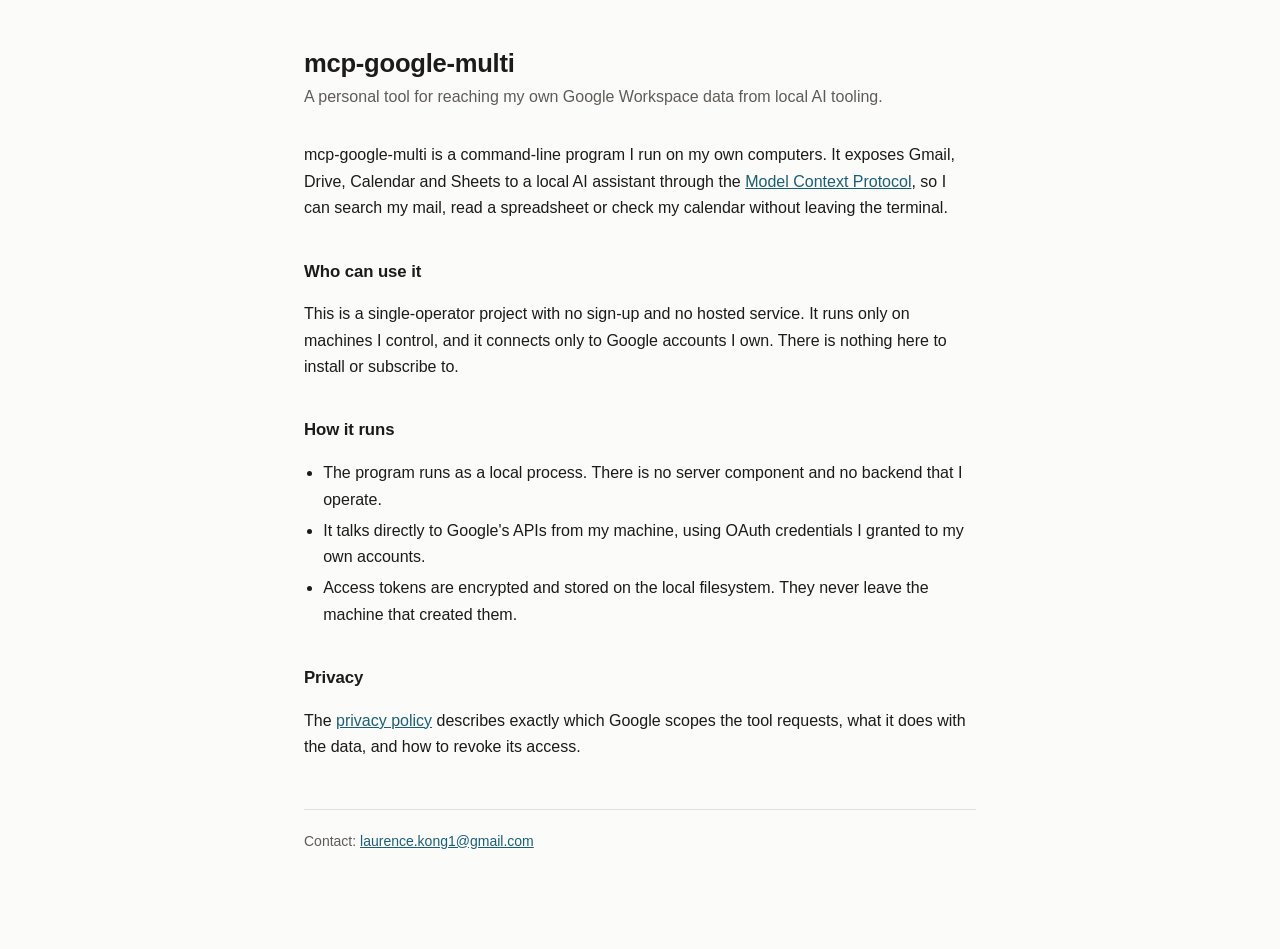
<file: index.html>
<!DOCTYPE html>
<html lang="en">
<head>
<meta charset="utf-8">
<meta name="viewport" content="width=device-width, initial-scale=1">
<title>mcp-google-multi</title>
<meta name="description" content="A personal command-line tool that connects its operator's own Google Workspace data to local AI tooling over the Model Context Protocol.">
<link rel="stylesheet" href="style.css">
</head>
<body>
<main>
  <h1>mcp-google-multi</h1>
  <p class="sub">A personal tool for reaching my own Google Workspace data from local AI tooling.</p>

  <p>mcp-google-multi is a command-line program I run on my own computers. It exposes Gmail,
  Drive, Calendar and Sheets to a local AI assistant through the
  <a href="https://modelcontextprotocol.io">Model Context Protocol</a>, so I can search my mail,
  read a spreadsheet or check my calendar without leaving the terminal.</p>

  <h2>Who can use it</h2>
  <p>This is a single-operator project with no sign-up and no hosted service. It runs only on
  machines I control, and it connects only to Google accounts I own. There is nothing here to
  install or subscribe to.</p>

  <h2>How it runs</h2>
  <ul>
    <li>The program runs as a local process. There is no server component and no backend that I operate.</li>
    <li>It talks directly to Google's APIs from my machine, using OAuth credentials I granted to my own accounts.</li>
    <li>Access tokens are encrypted and stored on the local filesystem. They never leave the machine that created them.</li>
  </ul>

  <h2>Privacy</h2>
  <p>The <a href="privacy.html">privacy policy</a> describes exactly which Google scopes the tool
  requests, what it does with the data, and how to revoke its access.</p>

  <footer>
    Contact: <a href="mailto:laurence.kong1@gmail.com">laurence.kong1@gmail.com</a>
  </footer>
</main>
</body>
</html>
</file>
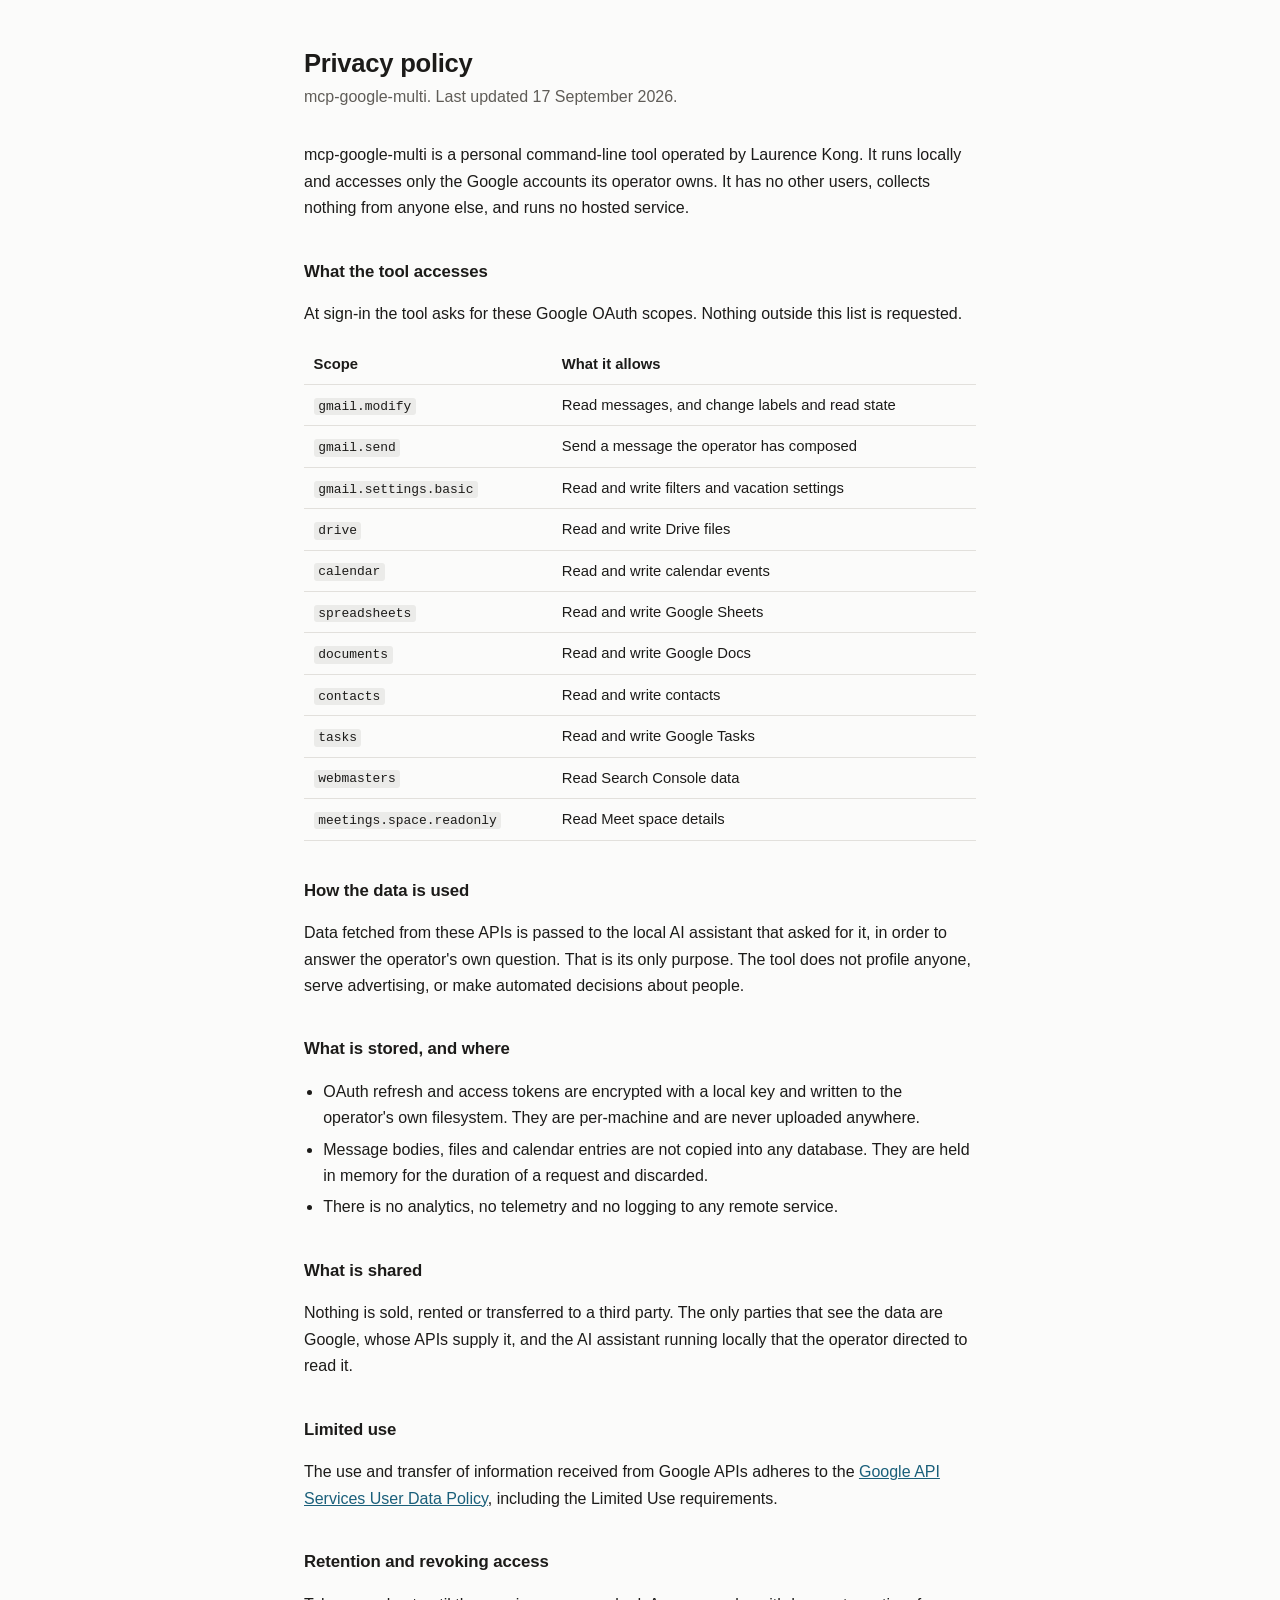
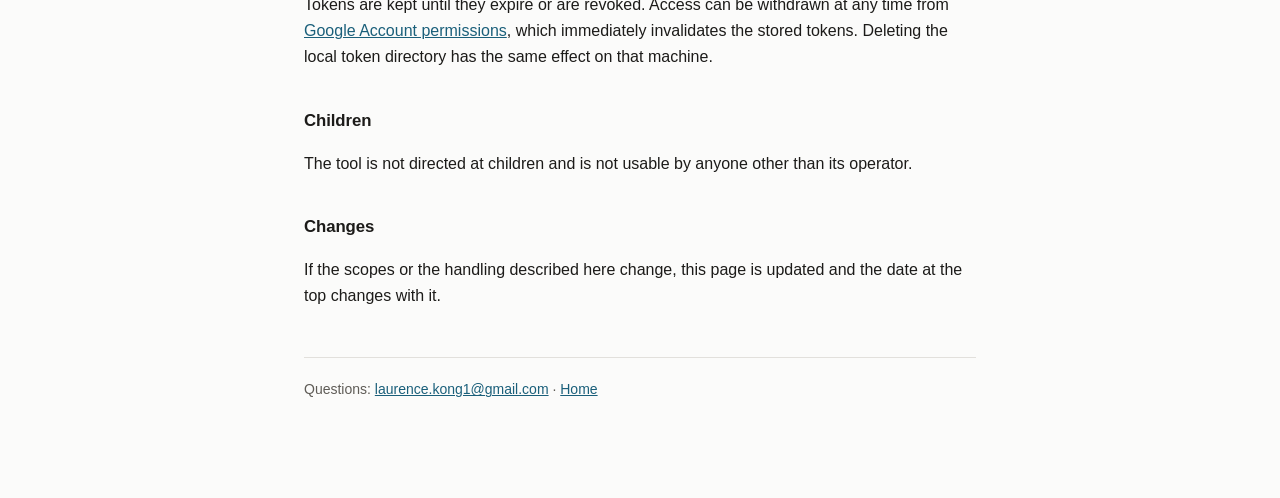
<file: privacy.html>
<!DOCTYPE html>
<html lang="en">
<head>
<meta charset="utf-8">
<meta name="viewport" content="width=device-width, initial-scale=1">
<title>Privacy policy - mcp-google-multi</title>
<meta name="description" content="Privacy policy for mcp-google-multi, a personal command-line tool that accesses only its operator's own Google account data.">
<link rel="stylesheet" href="style.css">
</head>
<body>
<main>
  <h1>Privacy policy</h1>
  <p class="sub">mcp-google-multi. Last updated 17 September 2026.</p>

  <p>mcp-google-multi is a personal command-line tool operated by Laurence Kong. It runs locally
  and accesses only the Google accounts its operator owns. It has no other users, collects nothing
  from anyone else, and runs no hosted service.</p>

  <h2>What the tool accesses</h2>
  <p>At sign-in the tool asks for these Google OAuth scopes. Nothing outside this list is requested.</p>
  <table>
    <tr><th>Scope</th><th>What it allows</th></tr>
    <tr><td><code>gmail.modify</code></td><td>Read messages, and change labels and read state</td></tr>
    <tr><td><code>gmail.send</code></td><td>Send a message the operator has composed</td></tr>
    <tr><td><code>gmail.settings.basic</code></td><td>Read and write filters and vacation settings</td></tr>
    <tr><td><code>drive</code></td><td>Read and write Drive files</td></tr>
    <tr><td><code>calendar</code></td><td>Read and write calendar events</td></tr>
    <tr><td><code>spreadsheets</code></td><td>Read and write Google Sheets</td></tr>
    <tr><td><code>documents</code></td><td>Read and write Google Docs</td></tr>
    <tr><td><code>contacts</code></td><td>Read and write contacts</td></tr>
    <tr><td><code>tasks</code></td><td>Read and write Google Tasks</td></tr>
    <tr><td><code>webmasters</code></td><td>Read Search Console data</td></tr>
    <tr><td><code>meetings.space.readonly</code></td><td>Read Meet space details</td></tr>
  </table>

  <h2>How the data is used</h2>
  <p>Data fetched from these APIs is passed to the local AI assistant that asked for it, in order to
  answer the operator's own question. That is its only purpose. The tool does not profile anyone,
  serve advertising, or make automated decisions about people.</p>

  <h2>What is stored, and where</h2>
  <ul>
    <li>OAuth refresh and access tokens are encrypted with a local key and written to the operator's
    own filesystem. They are per-machine and are never uploaded anywhere.</li>
    <li>Message bodies, files and calendar entries are not copied into any database. They are held in
    memory for the duration of a request and discarded.</li>
    <li>There is no analytics, no telemetry and no logging to any remote service.</li>
  </ul>

  <h2>What is shared</h2>
  <p>Nothing is sold, rented or transferred to a third party. The only parties that see the data are
  Google, whose APIs supply it, and the AI assistant running locally that the operator directed to
  read it.</p>

  <h2>Limited use</h2>
  <p>The use and transfer of information received from Google APIs adheres to the
  <a href="https://developers.google.com/terms/api-services-user-data-policy">Google API Services
  User Data Policy</a>, including the Limited Use requirements.</p>

  <h2>Retention and revoking access</h2>
  <p>Tokens are kept until they expire or are revoked. Access can be withdrawn at any time from
  <a href="https://myaccount.google.com/permissions">Google Account permissions</a>, which
  immediately invalidates the stored tokens. Deleting the local token directory has the same effect
  on that machine.</p>

  <h2>Children</h2>
  <p>The tool is not directed at children and is not usable by anyone other than its operator.</p>

  <h2>Changes</h2>
  <p>If the scopes or the handling described here change, this page is updated and the date at the
  top changes with it.</p>

  <footer>
    Questions: <a href="mailto:laurence.kong1@gmail.com">laurence.kong1@gmail.com</a> &middot;
    <a href="index.html">Home</a>
  </footer>
</main>
</body>
</html>
</file>
<file: style.css>
:root {
  --bg: #fbfbfa;
  --fg: #1c1b19;
  --muted: #5f5c57;
  --rule: #e2e0dc;
  --accent: #1a5f7a;
}
@media (prefers-color-scheme: dark) {
  :root {
    --bg: #17181a;
    --fg: #e8e6e3;
    --muted: #a3a09a;
    --rule: #2f3134;
    --accent: #7fc3dd;
  }
}
* { box-sizing: border-box; }
body {
  background: var(--bg);
  color: var(--fg);
  font: 16px/1.65 -apple-system, BlinkMacSystemFont, "Segoe UI", Helvetica, Arial, sans-serif;
  margin: 0;
  padding: 48px 16px 96px;
}
main { max-width: 42rem; margin: 0 auto; }
h1 { font-size: 1.6rem; line-height: 1.25; margin: 0 0 .25rem; letter-spacing: -.01em; }
h2 { font-size: 1.05rem; margin: 2.25rem 0 .5rem; letter-spacing: -.005em; }
.sub { color: var(--muted); margin: 0 0 2rem; }
a { color: var(--accent); }
code {
  font: .875em/1.4 ui-monospace, SFMono-Regular, Menlo, monospace;
  background: color-mix(in srgb, var(--fg) 7%, transparent);
  padding: .1em .35em;
  border-radius: 3px;
}
table { border-collapse: collapse; width: 100%; margin: 1rem 0; font-size: .925rem; }
th, td { text-align: left; padding: .5rem .6rem; border-bottom: 1px solid var(--rule); vertical-align: top; }
th { font-weight: 600; }
td:first-child { white-space: nowrap; }
ul { padding-left: 1.2rem; }
li { margin: .3rem 0; }
footer {
  margin-top: 3rem;
  padding-top: 1.25rem;
  border-top: 1px solid var(--rule);
  color: var(--muted);
  font-size: .875rem;
}
@media (max-width: 34rem) {
  table, tbody, tr, td, th { display: block; }
  th { border: 0; padding-bottom: 0; }
  td { border: 0; padding-top: .15rem; }
  tr { border-bottom: 1px solid var(--rule); padding: .5rem 0; }
  td:first-child { white-space: normal; font-weight: 600; }
}
</file>
